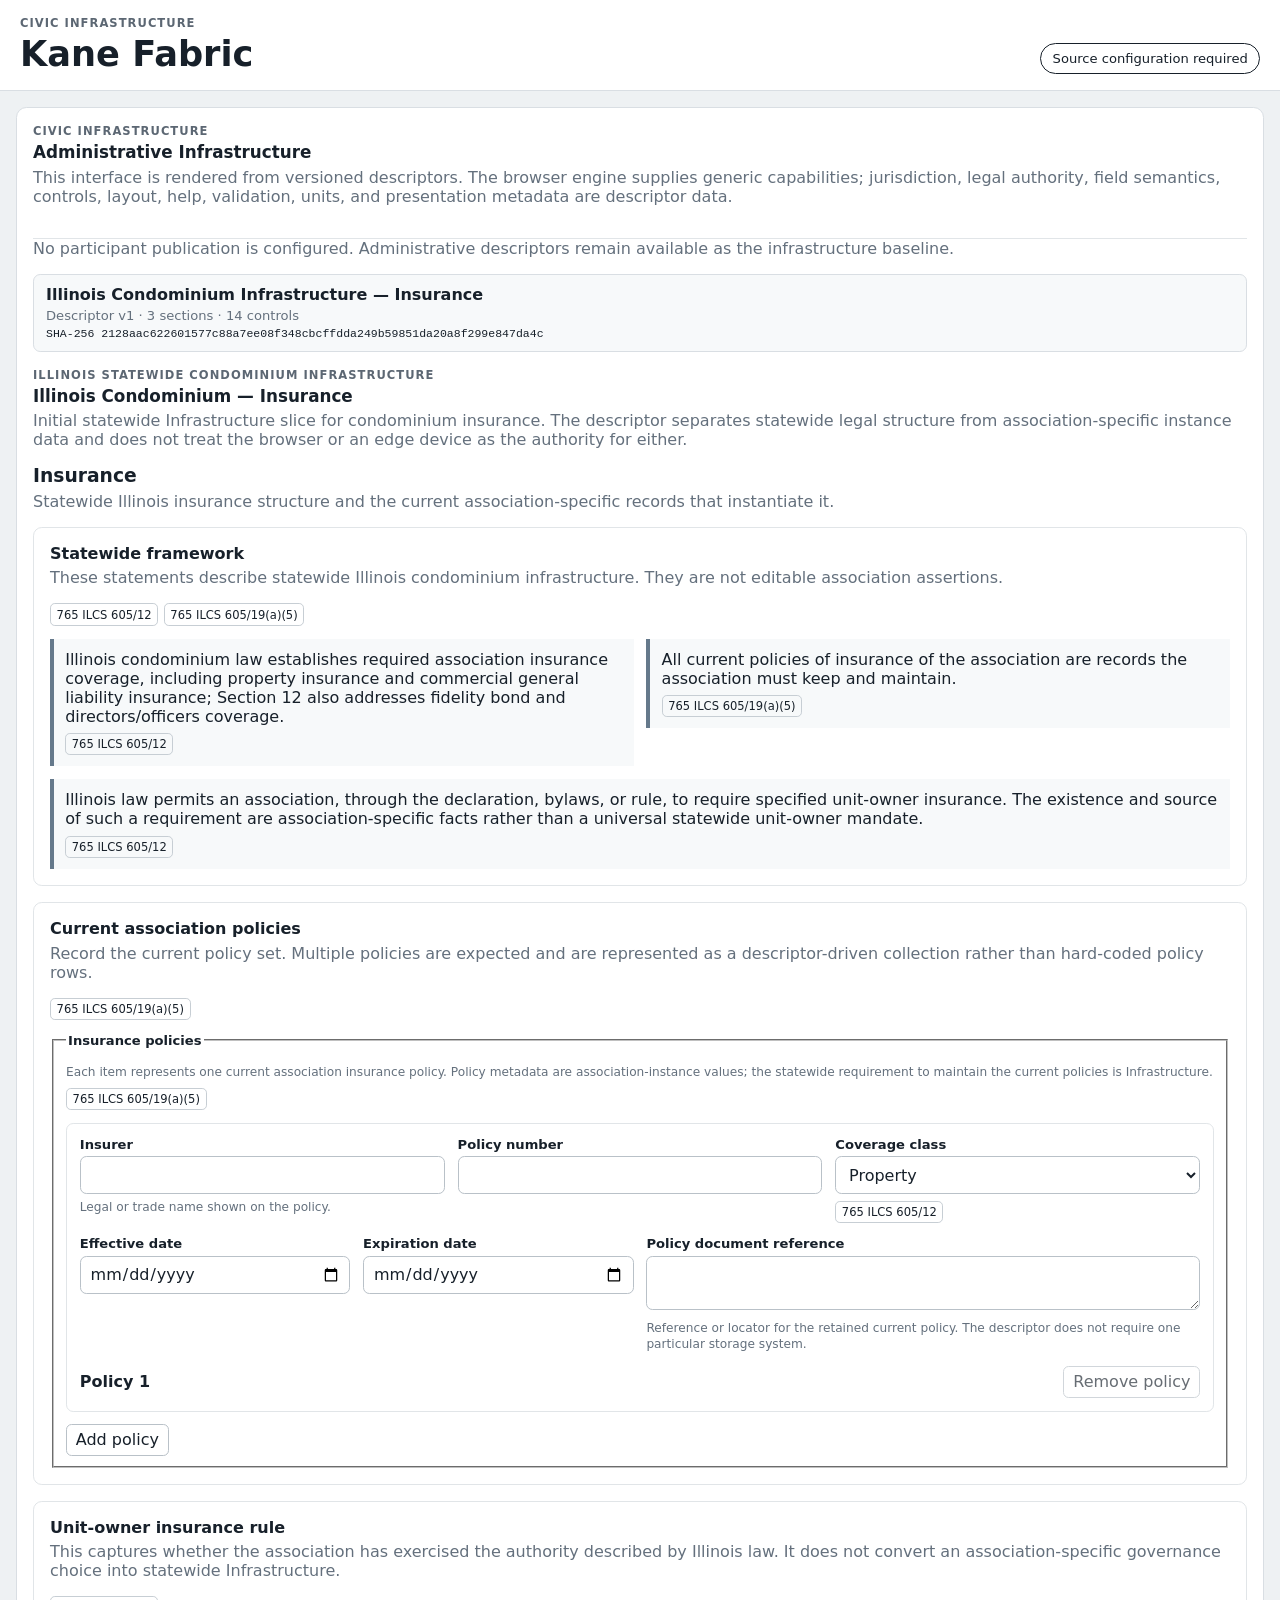
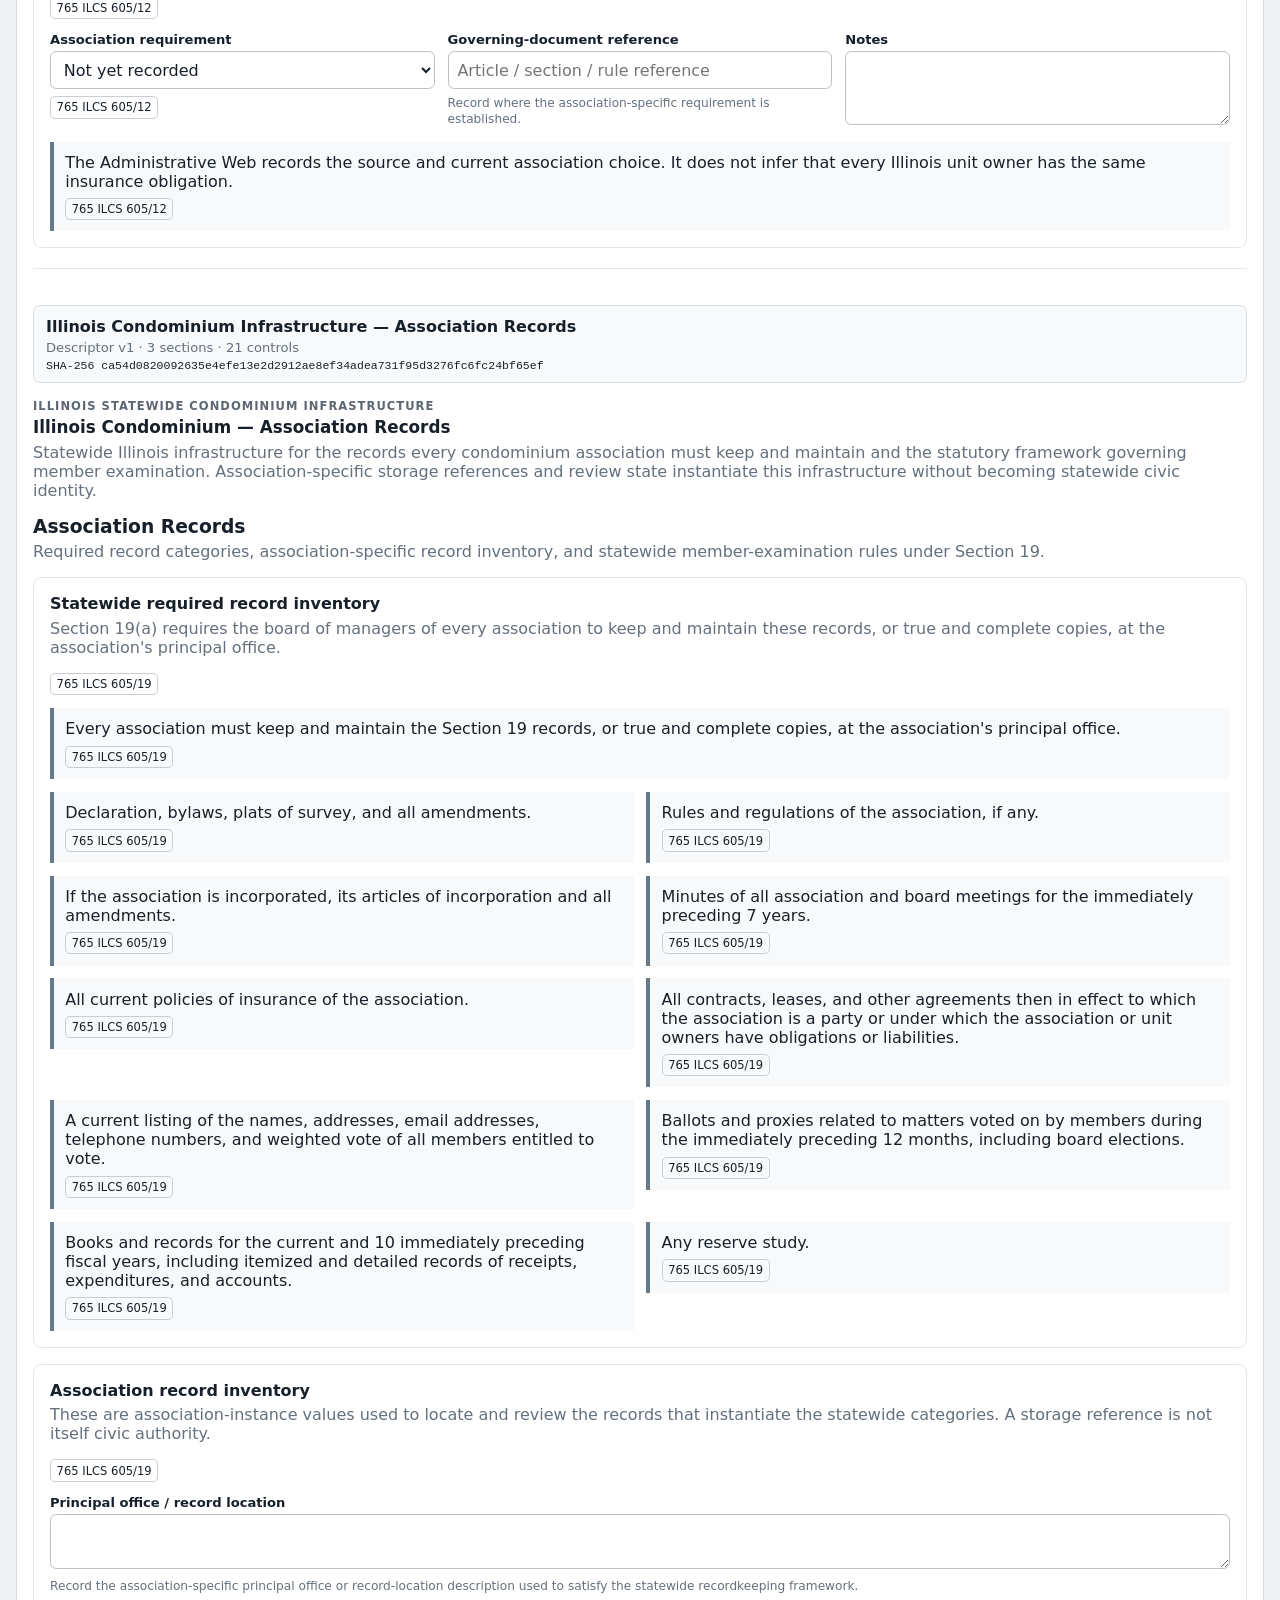
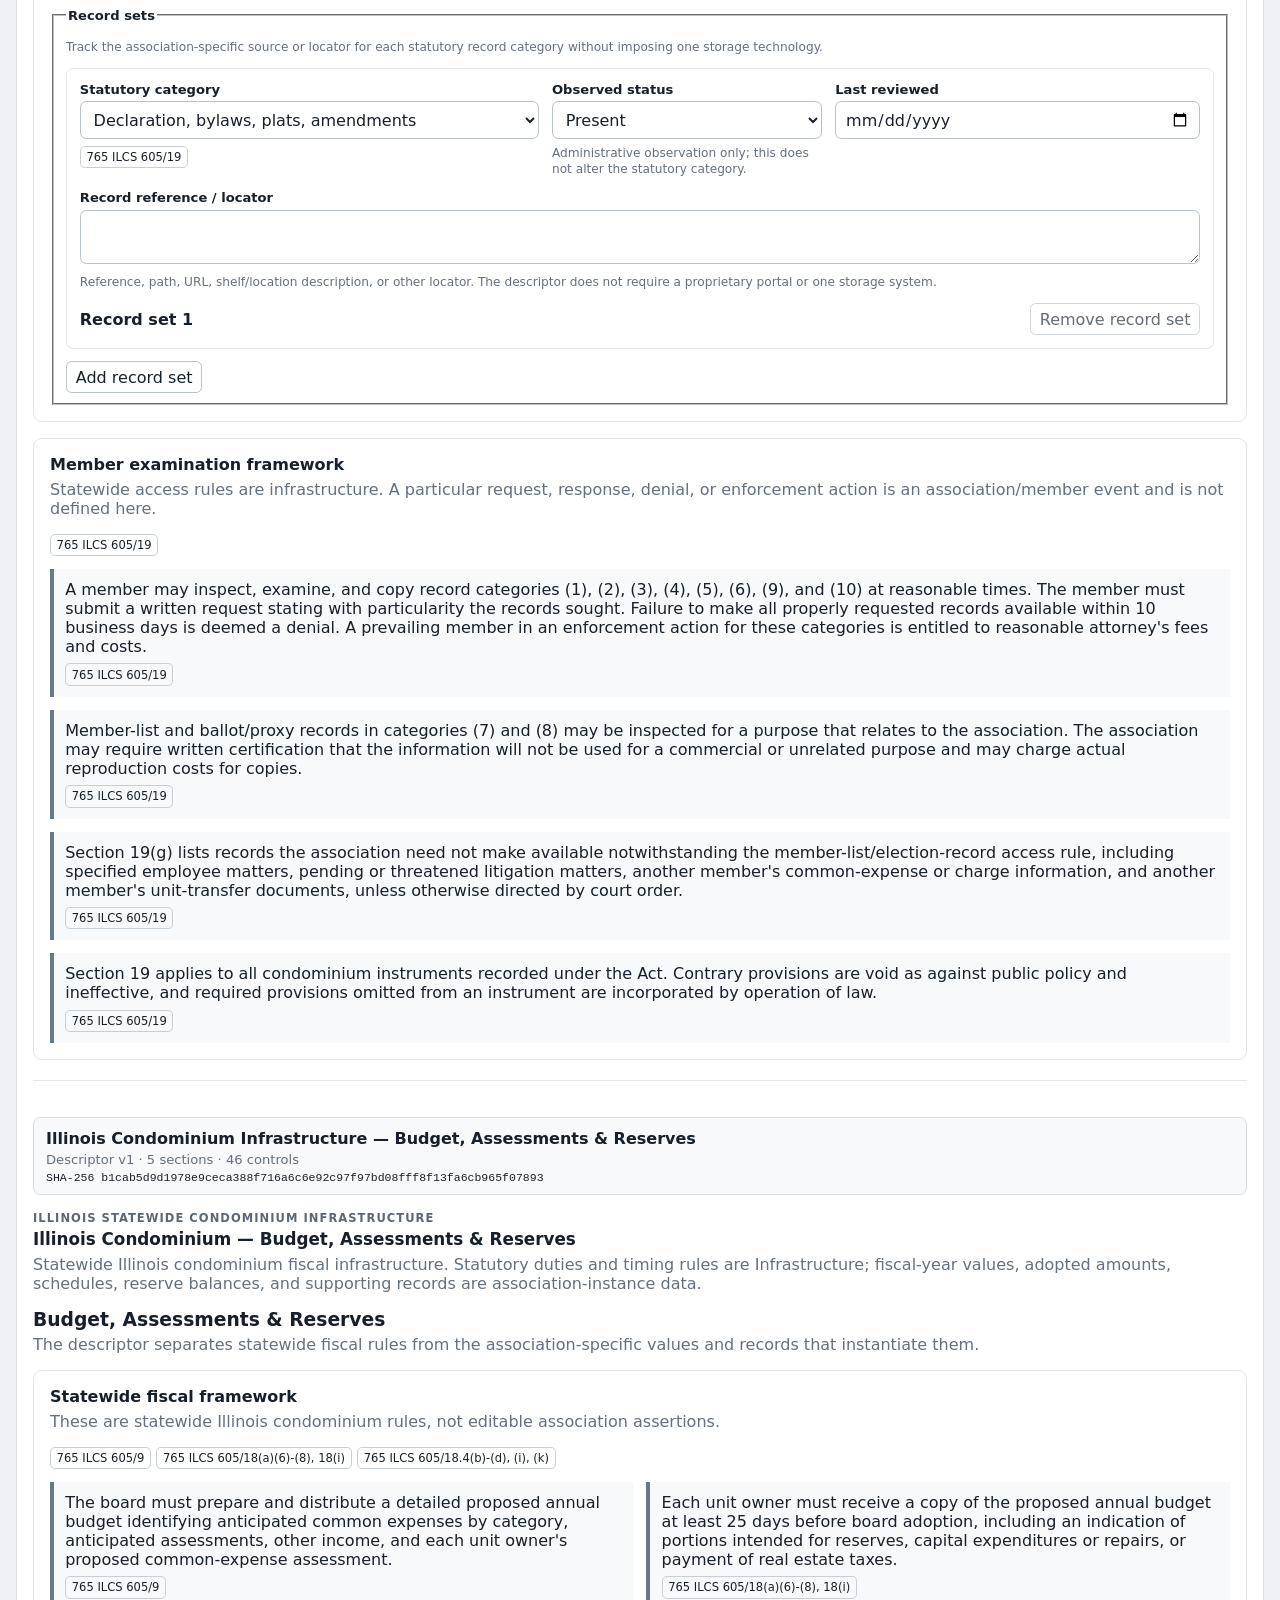
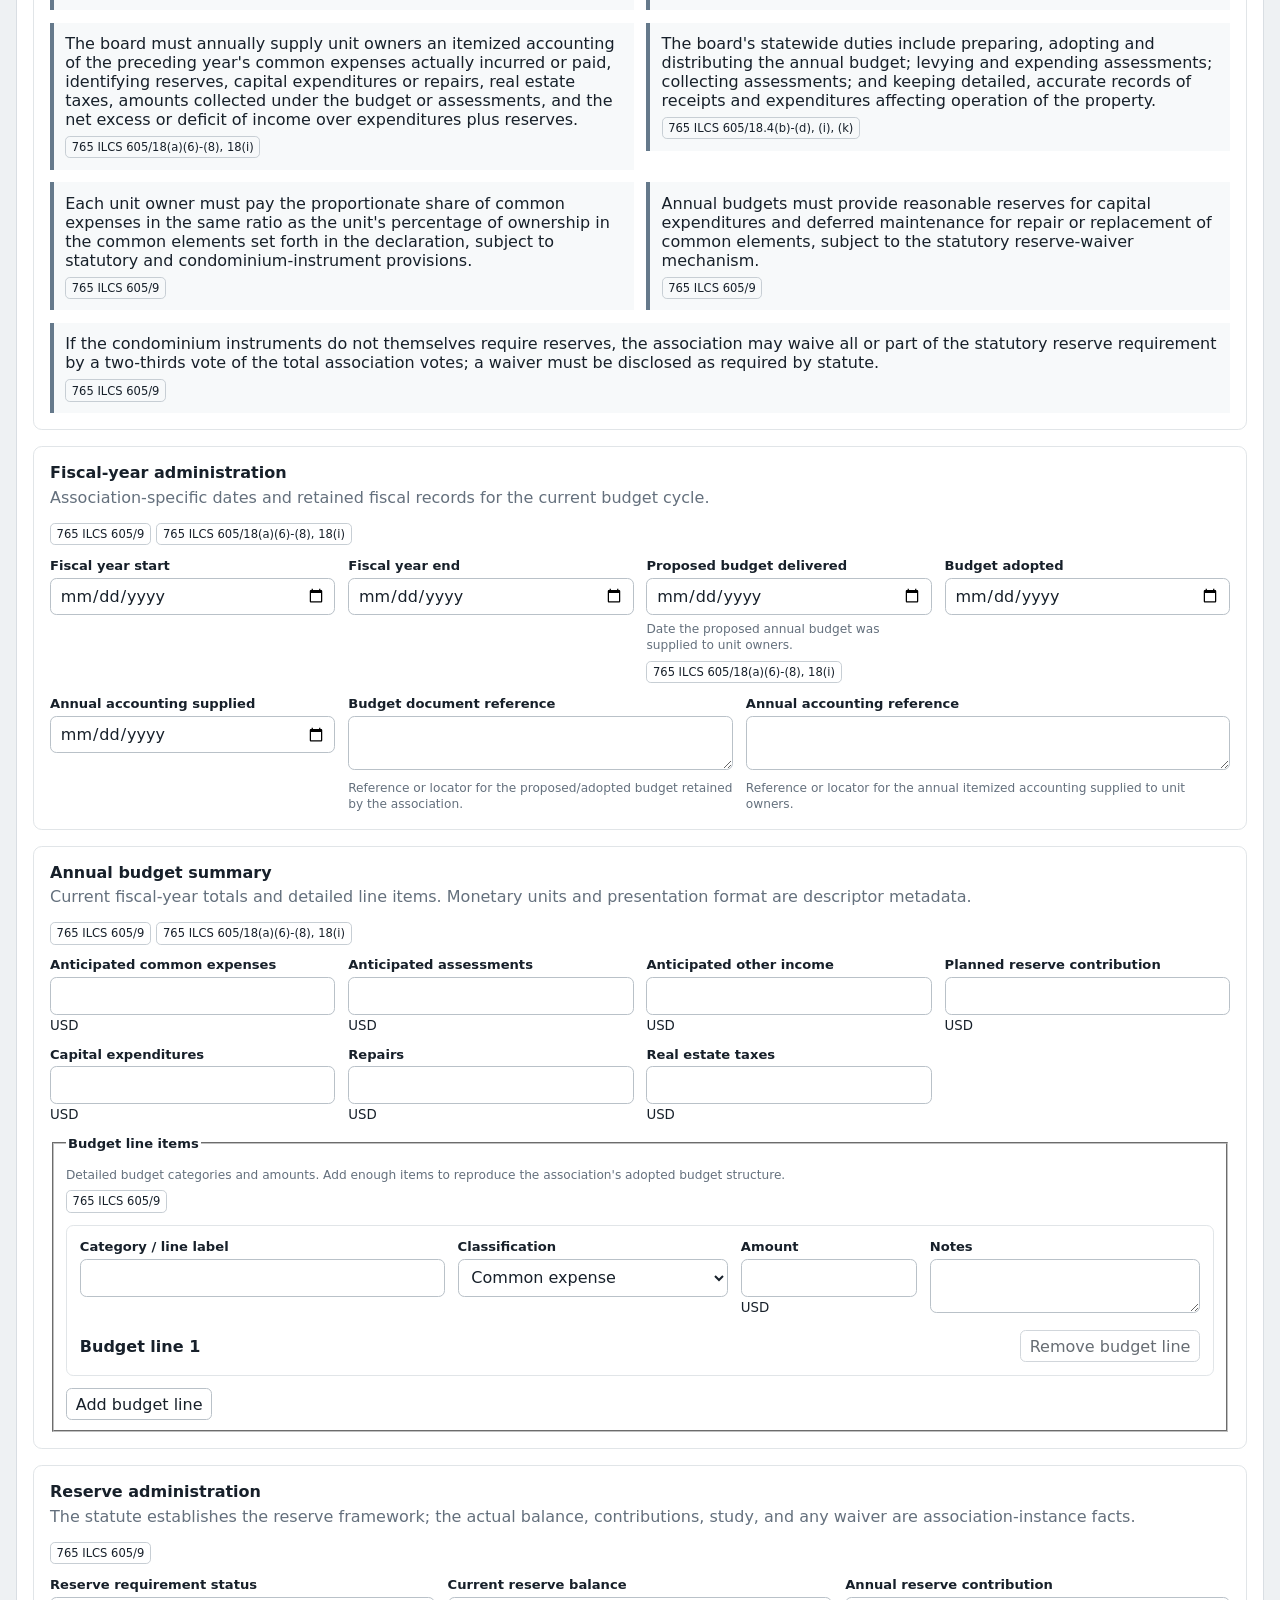
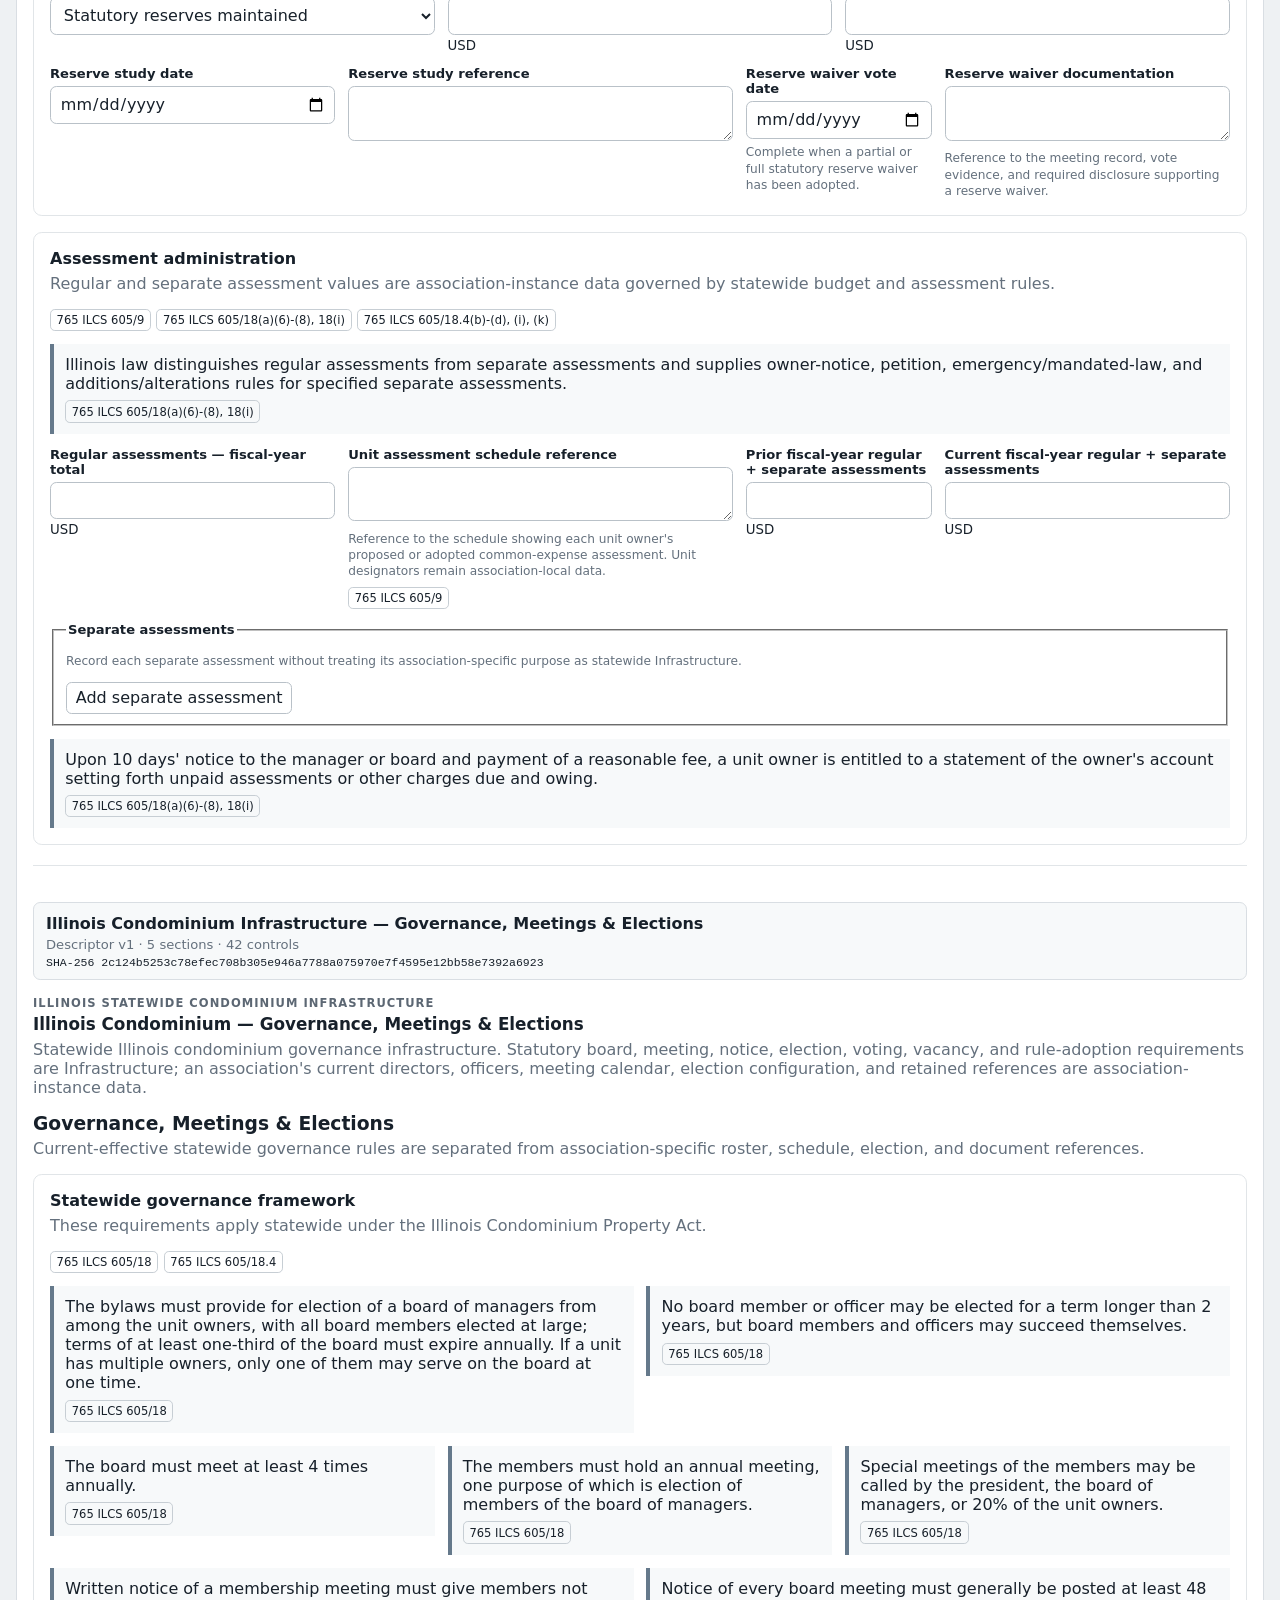
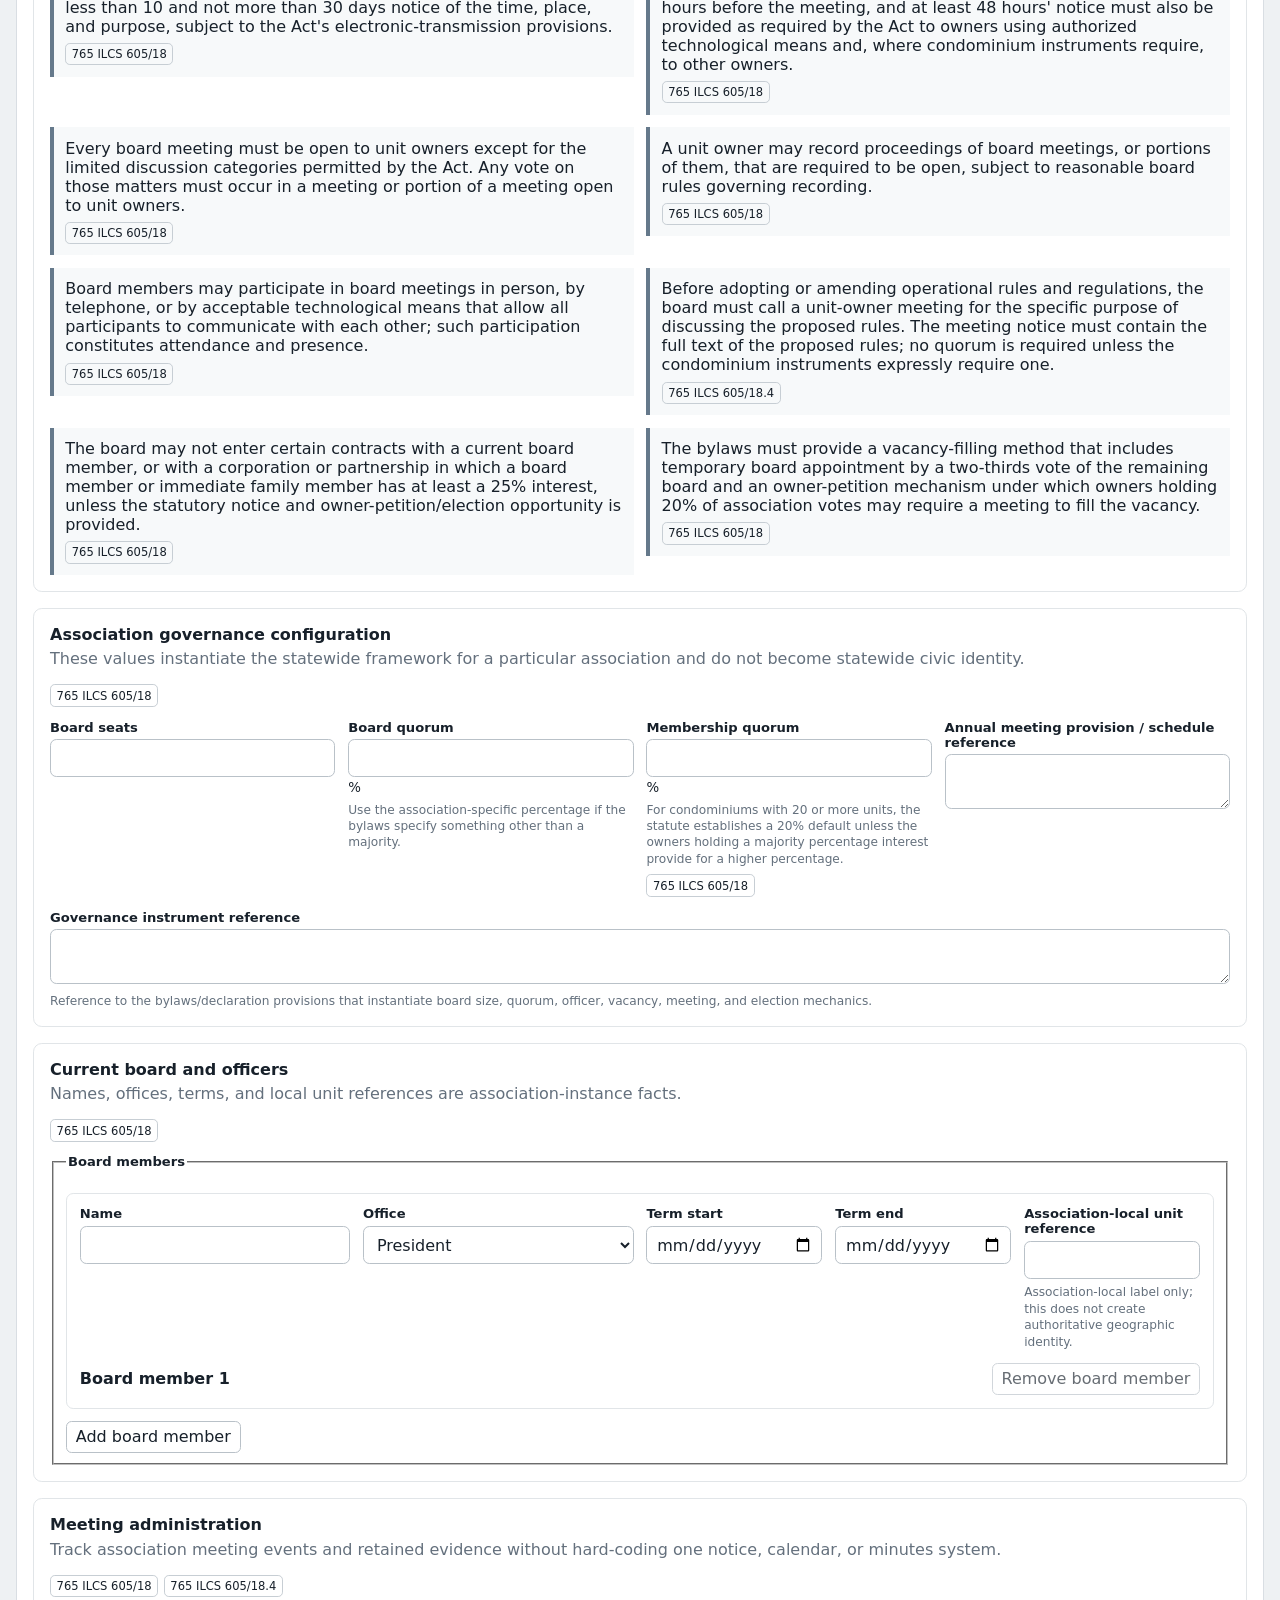
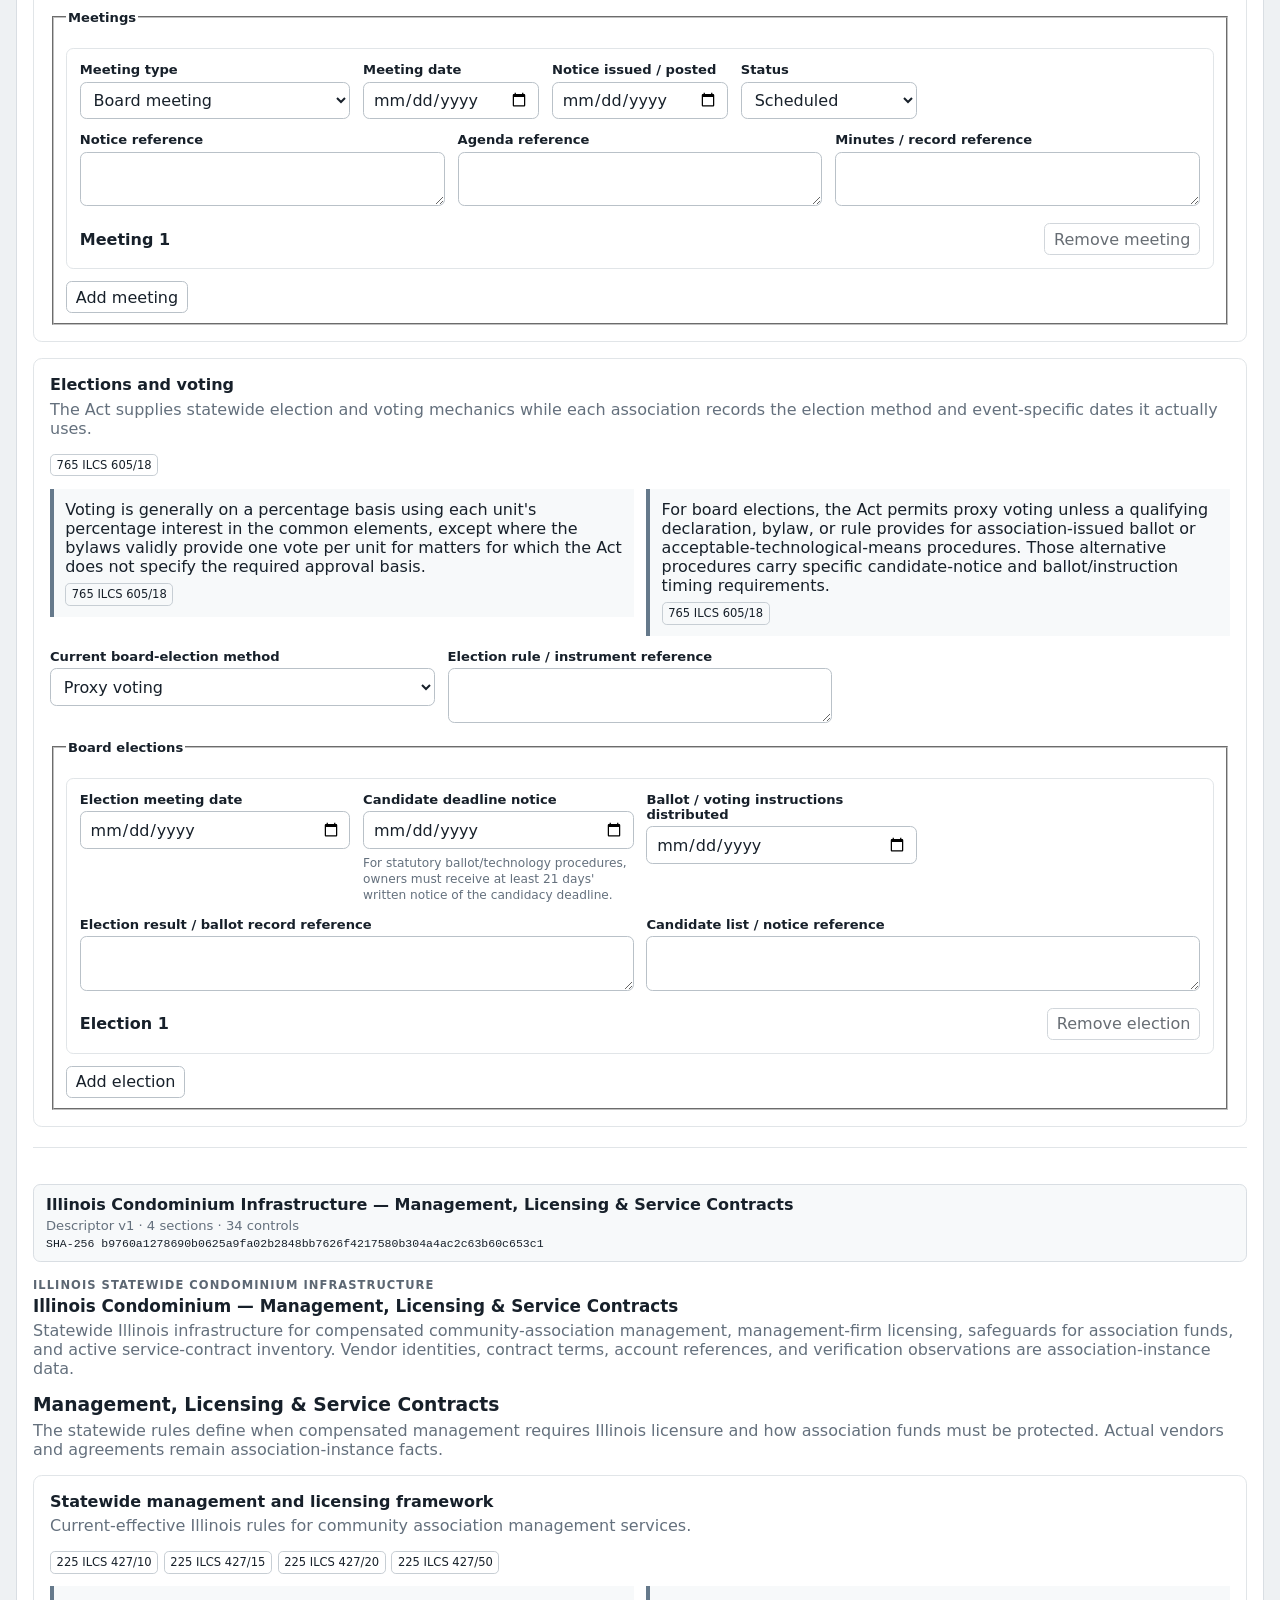
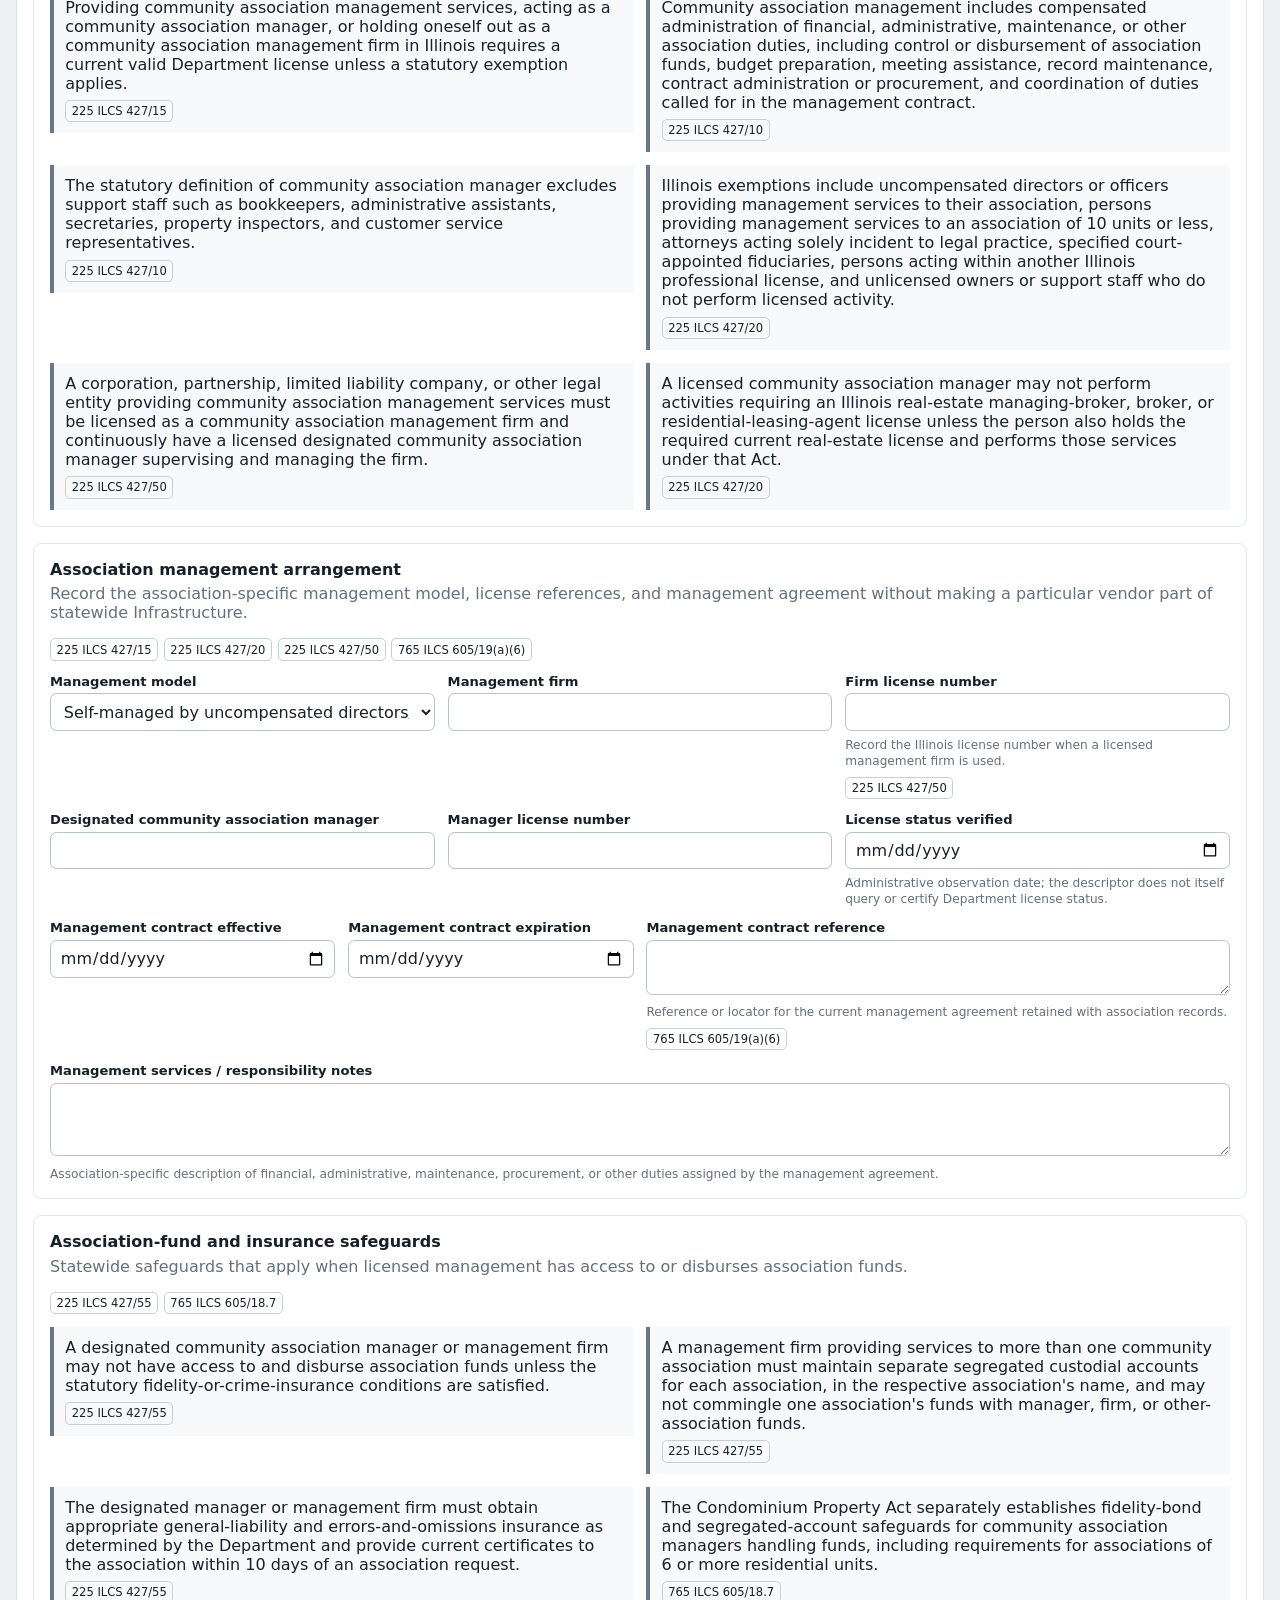
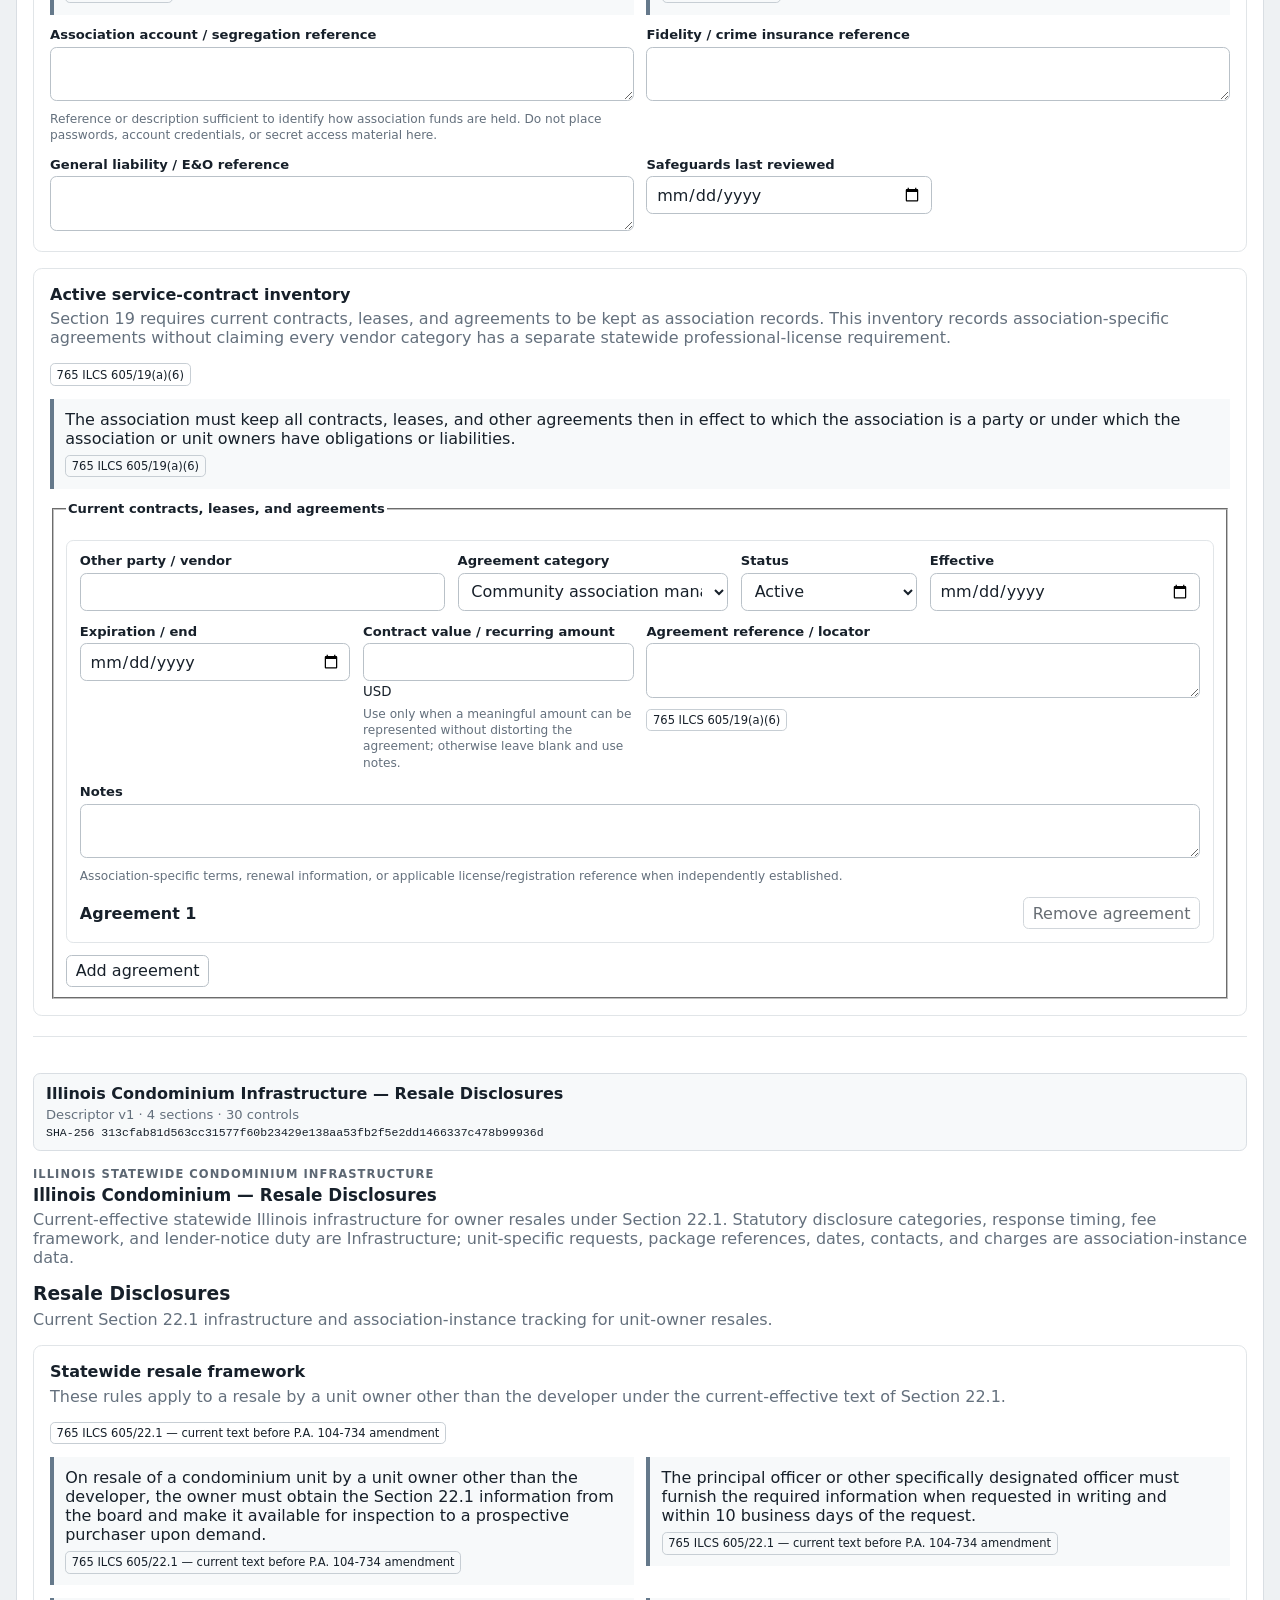
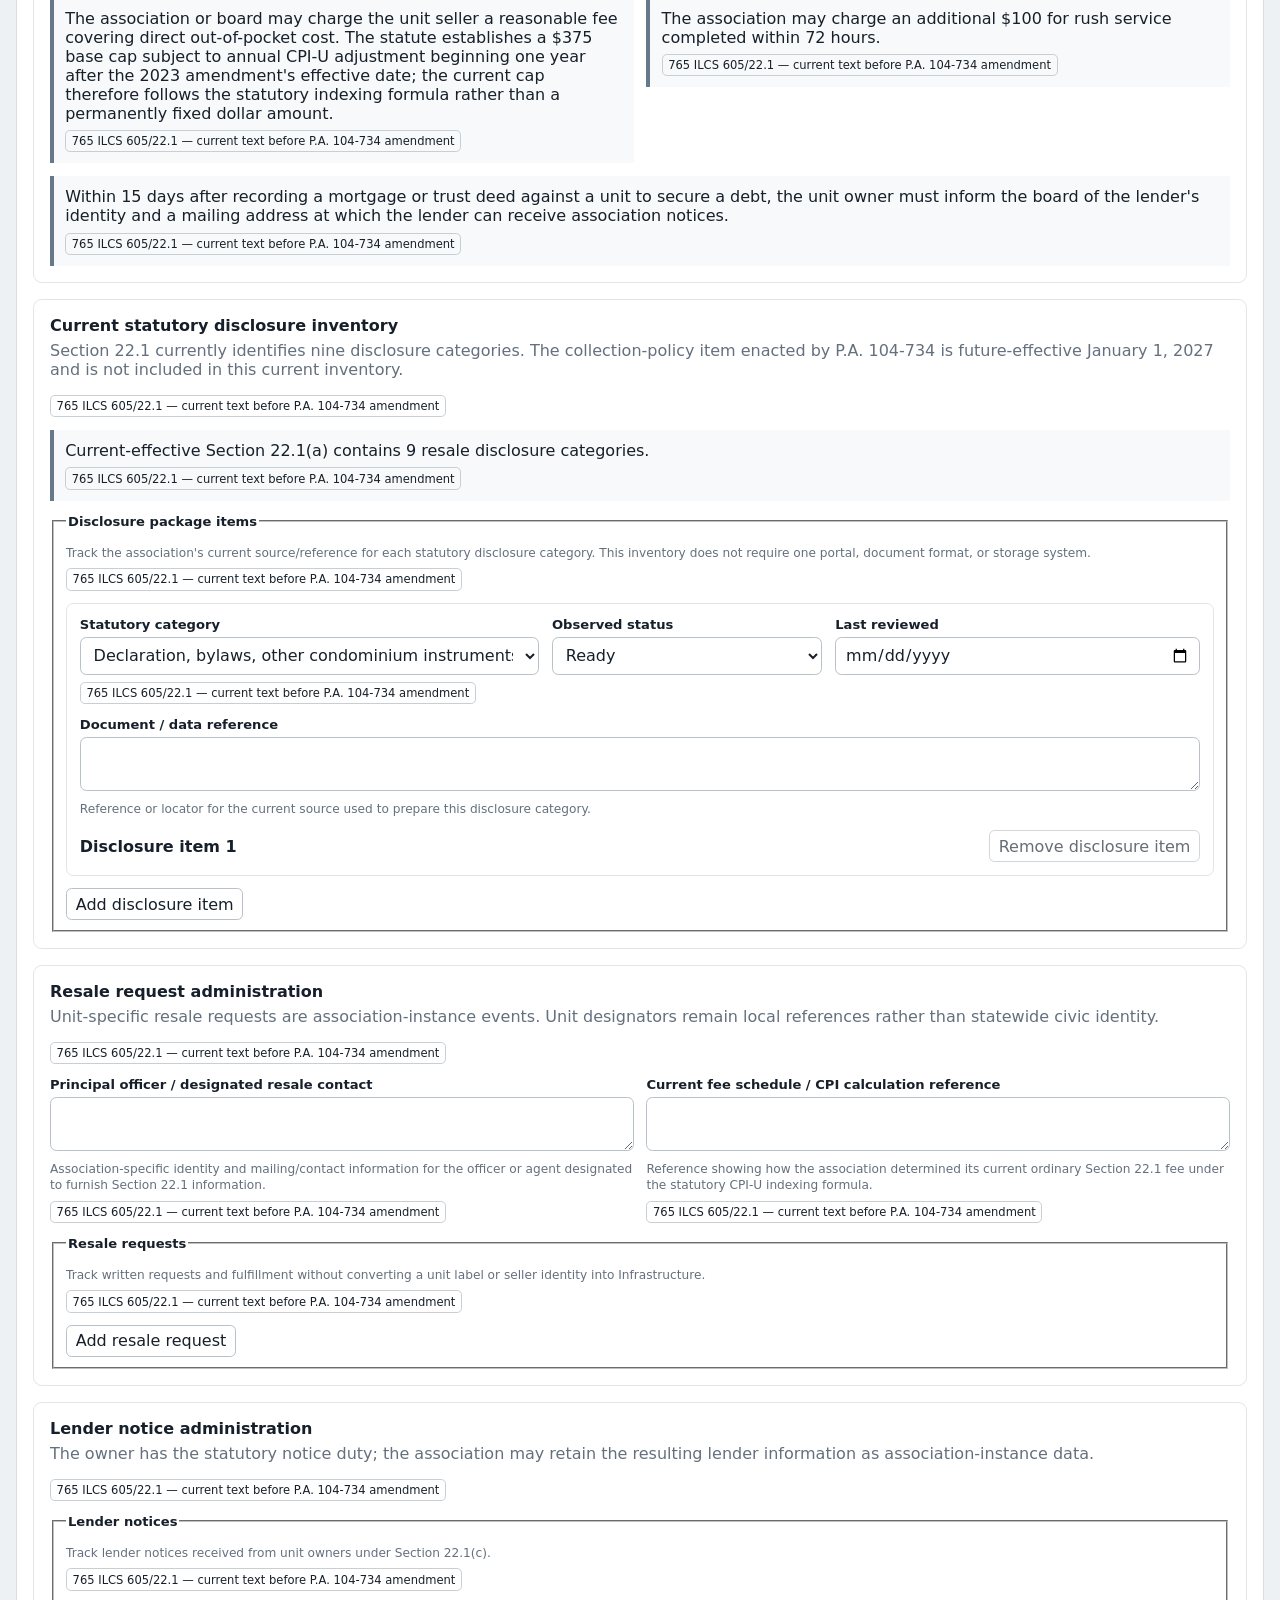
<file: web/index.html>
<!doctype html>
<html lang="en" data-state="loading" data-verification="not-verified" data-availability="online">
<head>
  <meta charset="utf-8">
  <meta name="viewport" content="width=device-width,initial-scale=1">
  <meta name="color-scheme" content="light dark">
  <title>Kane Fabric</title>
  <link rel="stylesheet" href="./app.css">
  <link rel="stylesheet" href="./admin.css">
</head>
<body>
  <header class="topbar">
    <div>
      <p class="eyebrow">Civic Infrastructure</p>
      <h1>Kane Fabric</h1>
    </div>
    <p id="state" class="state" data-state="loading" aria-live="polite">Starting…</p>
  </header>

  <main class="layout">
    <section id="admin-app" class="admin-panel" aria-label="Administrative Civic Infrastructure">
      <p class="admin-loading">Loading Administrative Civic Infrastructure…</p>
    </section>

    <section class="map-panel" aria-label="Fabric map">
      <div class="map-toolbar" aria-label="Map navigation controls">
        <button id="zoom-in" type="button" title="Zoom in">+</button>
        <button id="zoom-out" type="button" title="Zoom out">−</button>
        <button id="reset-view" type="button">Reset</button>
        <span id="navigation-status" aria-live="polite">1.00×</span>
      </div>
      <canvas id="map" width="1024" height="768" tabindex="0" aria-label="Interactive verified Kane Fabric map">
        Kane Fabric geographic map.
      </canvas>
      <p class="map-caption">Drag to pan, use the wheel or +/− to zoom, and select a visible subscription object to inspect it. Arrow keys pan; 0 resets the view.</p>
    </section>

    <aside class="info-panel" aria-label="Fabric data status">
      <section id="verification-panel" class="verification-panel" data-kind="checking" aria-live="polite">
        <p class="section-label">Verification</p>
        <h2 id="verification-title">Verifying Fabric artifacts</h2>
        <p id="verification-detail" class="muted">Loading configured artifact sources and verifying their accepted identities before presentation.</p>
        <button id="retry-verification" class="retry-button" type="button" hidden disabled>Retry verification</button>
      </section>

      <section>
        <p class="section-label">Artifact source</p>
        <h2 id="source-label">Loading</h2>
        <p id="source-detail" class="muted">—</p>
      </section>

      <section class="facts">
        <div>
          <span>Jurisdiction</span>
          <strong id="jurisdiction">—</strong>
        </div>
        <div>
          <span>Partition</span>
          <code id="partition">—</code>
        </div>
        <div>
          <span>Substrate identity</span>
          <code id="substrate-identity">—</code>
        </div>
        <div>
          <span>Composed subscription objects</span>
          <strong id="object-count">—</strong>
        </div>
      </section>

      <section>
        <p class="section-label">Layers</p>
        <div id="layers" class="layers">
          <p class="muted">Not loaded.</p>
        </div>
      </section>

      <section>
        <p class="section-label">Verified subscriptions</p>
        <ul id="subscriptions" class="subscriptions">
          <li>Not loaded.</li>
        </ul>
      </section>

      <section>
        <p class="section-label">Inspection</p>
        <div id="inspector" class="inspector">
          <p class="muted">Select a visible subscription object on the map.</p>
        </div>
      </section>

      <section id="setup" class="notice" hidden>
        <h2>Development source required</h2>
        <p>This application intentionally does not assume where Fabric artifacts are hosted. Supply platform-neutral artifact locations in the URL.</p>
        <code></code>
      </section>

      <section id="error" class="error" role="alert" hidden></section>
      <pre id="machine-status" class="machine-status" hidden></pre>
    </aside>
  </main>

  <footer>
    <span>Browser-verified Fabric artifacts.</span>
    <span>No physical edge platform is assumed by this application.</span>
  </footer>

  <script type="module" src="./admin-app.js"></script>
  <script type="module" src="./app.js"></script>
</body>
</html>
</file>
<file: web/app.css>
:root {
  font-family: Inter, ui-sans-serif, system-ui, -apple-system, BlinkMacSystemFont, "Segoe UI", sans-serif;
  color: #17202a;
  background: #eef1f3;
  font-synthesis: none;
}

* { box-sizing: border-box; }

body {
  margin: 0;
  min-height: 100vh;
  display: grid;
  grid-template-rows: auto 1fr auto;
}

button, input { font: inherit; }
button { cursor: pointer; }
button:disabled { cursor: default; opacity: .65; }

.topbar {
  display: flex;
  align-items: end;
  justify-content: space-between;
  gap: 1rem;
  padding: 1rem 1.25rem;
  background: #ffffff;
  border-bottom: 1px solid #d9dee3;
}

h1, h2, p { margin-top: 0; }
h1 { margin-bottom: 0; font-size: clamp(1.5rem, 4vw, 2.2rem); }
h2 { margin-bottom: .35rem; font-size: 1.05rem; }
.eyebrow, .section-label { margin-bottom: .2rem; font-size: .72rem; font-weight: 700; letter-spacing: .09em; text-transform: uppercase; color: #5c6773; }
.muted { color: #64707d; }

.state {
  margin: 0;
  padding: .45rem .7rem;
  border: 1px solid currentColor;
  border-radius: 999px;
  font-size: .82rem;
  white-space: nowrap;
}
.state[data-state="verified"], .state[data-state="failed"] { font-weight: 700; }

.layout {
  min-height: 0;
  display: grid;
  grid-template-columns: minmax(0, 1fr) minmax(18rem, 25rem);
  gap: 1rem;
  padding: 1rem;
}

.map-panel, .info-panel {
  background: #ffffff;
  border: 1px solid #d9dee3;
  border-radius: .65rem;
  overflow: hidden;
}

.map-panel {
  min-height: 28rem;
  position: relative;
  display: grid;
  grid-template-rows: auto minmax(0, 1fr) auto;
  place-items: stretch;
  padding: .5rem;
}

.map-toolbar {
  z-index: 2;
  display: flex;
  align-items: center;
  gap: .35rem;
  padding: .15rem .15rem .55rem;
}
.map-toolbar button {
  min-width: 2.25rem;
  min-height: 2.1rem;
  border: 1px solid #b9c1c8;
  border-radius: .4rem;
  background: #fff;
  color: inherit;
}
.map-toolbar button:focus-visible,
#map:focus-visible,
.layer-row input:focus-visible,
.retry-button:focus-visible {
  outline: 3px solid #4677b7;
  outline-offset: 2px;
}
#navigation-status {
  margin-left: .2rem;
  font-family: ui-monospace, SFMono-Regular, Menlo, Consolas, monospace;
  font-size: .78rem;
  color: #64707d;
}

#map {
  display: block;
  width: 100%;
  height: auto;
  max-height: calc(100vh - 13rem);
  object-fit: contain;
  background: #ffffff;
  cursor: grab;
  touch-action: none;
}
#map:active { cursor: grabbing; }

.map-caption {
  margin: .55rem .25rem .1rem;
  font-size: .76rem;
  color: #64707d;
}

.info-panel {
  padding: 1rem;
  overflow: auto;
}

.info-panel > section + section {
  margin-top: 1.15rem;
  padding-top: 1.15rem;
  border-top: 1px solid #e1e5e8;
}

.verification-panel {
  padding: .8rem;
  border: 1px solid #b9c1c8;
  border-radius: .5rem;
  background: #f7f9fa;
}
.verification-panel h2 { margin-bottom: .3rem; }
.verification-panel p:last-of-type { margin-bottom: 0; }
.verification-panel[data-kind="verified"] {
  border-color: #4f7758;
  background: #f3f8f4;
}
.verification-panel[data-kind="verified-offline"] {
  border-color: #7b6b32;
  background: #faf7eb;
}
.verification-panel[data-kind="offline"],
.verification-panel[data-kind="network"],
.verification-panel[data-kind="verification"],
.verification-panel[data-kind="error"],
.verification-panel[data-kind="configuration"] {
  border-color: #9d4e4e;
  background: #fbf3f3;
}
.retry-button {
  margin-top: .7rem;
  padding: .45rem .7rem;
  border: 1px solid #7c8791;
  border-radius: .4rem;
  background: #fff;
  color: inherit;
}

.facts { display: grid; gap: .8rem; }
.facts div { display: grid; gap: .25rem; }
.facts span { font-size: .78rem; color: #64707d; }
code {
  display: block;
  font-family: ui-monospace, SFMono-Regular, Menlo, Consolas, monospace;
  font-size: .78rem;
  overflow-wrap: anywhere;
}

.layers { display: grid; gap: .45rem; margin-top: .45rem; }
.layer-row {
  display: flex;
  align-items: center;
  gap: .5rem;
  min-height: 1.8rem;
  font-size: .88rem;
}
.layer-row input { width: 1rem; height: 1rem; margin: 0; }

.subscriptions {
  margin: .4rem 0 0;
  padding-left: 1.1rem;
}
.subscriptions li + li { margin-top: .65rem; }
.subscription-heading { display: flex; align-items: center; gap: .45rem; }
.subscription-meta { display: grid; gap: .2rem; margin-top: .2rem; }
.subscription-meta span { font-size: .76rem; color: #64707d; }
.swatch {
  width: .75rem;
  height: .75rem;
  flex: 0 0 auto;
  border-radius: 50%;
  background: var(--swatch, #555);
}

.inspector { display: grid; gap: .45rem; }
.inspector p { margin-bottom: 0; }
.inspector code { padding: .3rem .4rem; border-radius: .3rem; background: #f1f4f6; }
.inspector-payload {
  margin: .2rem 0 0;
  padding: .55rem;
  max-height: 12rem;
  overflow: auto;
  border-radius: .35rem;
  background: #f1f4f6;
  font-size: .72rem;
  white-space: pre-wrap;
}

.notice, .error {
  padding: .8rem;
  border: 1px solid #bcc5ce;
  border-radius: .45rem;
  background: #f7f9fa;
}
.error {
  white-space: pre-wrap;
  overflow-wrap: anywhere;
  border-color: #9d4e4e;
}
.machine-status { display: none; }

footer {
  display: flex;
  flex-wrap: wrap;
  justify-content: space-between;
  gap: .5rem 1rem;
  padding: .65rem 1rem;
  font-size: .75rem;
  color: #5c6773;
  background: #ffffff;
  border-top: 1px solid #d9dee3;
}

@media (max-width: 820px) {
  .topbar { align-items: start; }
  .layout { grid-template-columns: 1fr; }
  .map-panel { min-height: 20rem; }
  #map { max-height: none; }
}

@media (prefers-color-scheme: dark) {
  :root { color: #e6ebef; background: #11161a; }
  .topbar, .map-panel, .info-panel, footer { background: #171d22; border-color: #303940; }
  .info-panel > section + section { border-color: #303940; }
  .eyebrow, .section-label, .muted, .facts span, .subscription-meta span, #navigation-status, .map-caption, footer { color: #aeb8c1; }
  .map-toolbar button, .retry-button { background: #20272d; border-color: #46515a; }
  .verification-panel { background: #1d242a; border-color: #46515a; }
  .verification-panel[data-kind="verified"] { background: #18241b; border-color: #5e8c68; }
  .verification-panel[data-kind="verified-offline"] { background: #282416; border-color: #8d7d3e; }
  .verification-panel[data-kind="offline"],
  .verification-panel[data-kind="network"],
  .verification-panel[data-kind="verification"],
  .verification-panel[data-kind="error"],
  .verification-panel[data-kind="configuration"] { background: #241c1c; border-color: #a35b5b; }
  .notice { background: #1d242a; border-color: #46515a; }
  .error { background: #241c1c; border-color: #a35b5b; }
  .inspector code, .inspector-payload { background: #20272d; }
  #map { background: #ffffff; }
}
</file>
<file: web/admin.css>
.admin-panel {
  grid-column: 1 / -1;
  background: #fff;
  border: 1px solid #d9dee3;
  border-radius: .65rem;
  padding: 1rem;
  overflow: hidden;
}

.admin-app-header {
  padding-bottom: 1rem;
  border-bottom: 1px solid #e1e5e8;
}

.admin-app-header h2,
.admin-descriptor-header h2,
.admin-page h3,
.admin-section h4 {
  margin: 0 0 .35rem;
}

.admin-kicker {
  margin: 0 0 .25rem;
  font-size: .72rem;
  font-weight: 700;
  letter-spacing: .09em;
  text-transform: uppercase;
  color: #5c6773;
}

.admin-app-help,
.admin-descriptor-help,
.admin-page-help,
.admin-section-help,
.admin-help,
.admin-loading {
  color: #64707d;
}

.admin-descriptor-frame + .admin-descriptor-frame {
  margin-top: 1.25rem;
  padding-top: 1.25rem;
  border-top: 1px solid #e1e5e8;
}

.admin-descriptor-provenance {
  display: grid;
  gap: .25rem;
  margin: 1rem 0;
  padding: .65rem .75rem;
  border: 1px solid #d9dee3;
  border-radius: .45rem;
  background: #f7f9fa;
}

.admin-descriptor-provenance p { margin: 0; }
.admin-descriptor-source { font-weight: 700; }
.admin-descriptor-version { color: #64707d; font-size: .82rem; }
.admin-descriptor-provenance code { font-size: .72rem; }

.admin-descriptor-header,
.admin-page,
.admin-section {
  margin-top: 1rem;
}

.admin-section {
  padding: 1rem;
  border: 1px solid #e1e5e8;
  border-radius: .55rem;
}

.admin-grid,
.admin-collection-item {
  display: grid;
  grid-template-columns: repeat(var(--admin-columns, 12), minmax(0, 1fr));
  gap: .8rem;
  align-items: start;
  margin-top: .8rem;
}

.admin-control { min-width: 0; }

.admin-control > label,
.admin-control > legend {
  display: block;
  margin-bottom: .3rem;
  font-size: .82rem;
  font-weight: 700;
}

.admin-control input:not([type="checkbox"]),
.admin-control select,
.admin-control textarea {
  width: 100%;
  min-height: 2.35rem;
  padding: .45rem .55rem;
  border: 1px solid #b9c1c8;
  border-radius: .4rem;
  background: #fff;
  color: inherit;
  font: inherit;
}

.admin-control textarea { resize: vertical; }
.admin-control input[type="checkbox"] { width: 1.1rem; height: 1.1rem; }
.admin-control input:focus-visible,
.admin-control select:focus-visible,
.admin-control textarea:focus-visible,
.admin-control button:focus-visible {
  outline: 3px solid #4677b7;
  outline-offset: 2px;
}

.admin-help {
  margin: .35rem 0 0;
  font-size: .76rem;
  line-height: 1.35;
}

.admin-authority-links {
  display: flex;
  flex-wrap: wrap;
  gap: .35rem;
  margin-top: .45rem;
  font-size: .72rem;
}

.admin-authority-links a,
.admin-authority-links span {
  padding: .2rem .35rem;
  border: 1px solid #c7ced4;
  border-radius: .3rem;
  color: inherit;
  text-decoration: none;
}

.admin-control-notice {
  padding: .7rem;
  border-left: .25rem solid #65798b;
  background: #f7f9fa;
}
.admin-notice-text { margin: 0; }

.admin-collection {
  margin: 0;
  padding: .8rem;
  border: 1px solid #cfd6dc;
  border-radius: .5rem;
}

.admin-collection-item {
  position: relative;
  padding: .8rem;
  border: 1px solid #e1e5e8;
  border-radius: .45rem;
}
.admin-collection-item + .admin-collection-item { margin-top: .75rem; }
.admin-collection-item-header {
  grid-column: 1 / -1;
  display: flex;
  align-items: center;
  justify-content: space-between;
  gap: .75rem;
}
.admin-collection-item-header button,
.admin-add-item {
  padding: .35rem .55rem;
  border: 1px solid #b9c1c8;
  border-radius: .35rem;
  background: #fff;
  color: inherit;
  font: inherit;
}
.admin-add-item { margin-top: .75rem; }

.admin-load-error {
  padding: .8rem;
  border: 1px solid #9d4e4e;
  border-radius: .45rem;
  background: #fbf3f3;
}

@media (max-width: 820px) {
  .admin-grid,
  .admin-collection-item { grid-template-columns: 1fr; }
  .admin-control,
  .admin-collection-item-header {
    grid-column: 1 / -1 !important;
    grid-row: auto !important;
  }
}

@media (prefers-color-scheme: dark) {
  .admin-panel { background: #171d22; border-color: #303940; }
  .admin-app-header, .admin-descriptor-frame + .admin-descriptor-frame { border-color: #303940; }
  .admin-kicker, .admin-app-help, .admin-descriptor-help, .admin-page-help, .admin-section-help, .admin-help, .admin-loading, .admin-descriptor-version { color: #aeb8c1; }
  .admin-descriptor-provenance, .admin-control-notice { background: #1d242a; border-color: #46515a; }
  .admin-section, .admin-collection, .admin-collection-item { border-color: #303940; }
  .admin-control input:not([type="checkbox"]), .admin-control select, .admin-control textarea, .admin-collection-item-header button, .admin-add-item { background: #20272d; border-color: #46515a; }
  .admin-authority-links a, .admin-authority-links span { border-color: #46515a; }
  .admin-load-error { background: #241c1c; border-color: #a35b5b; }
}
</file>
